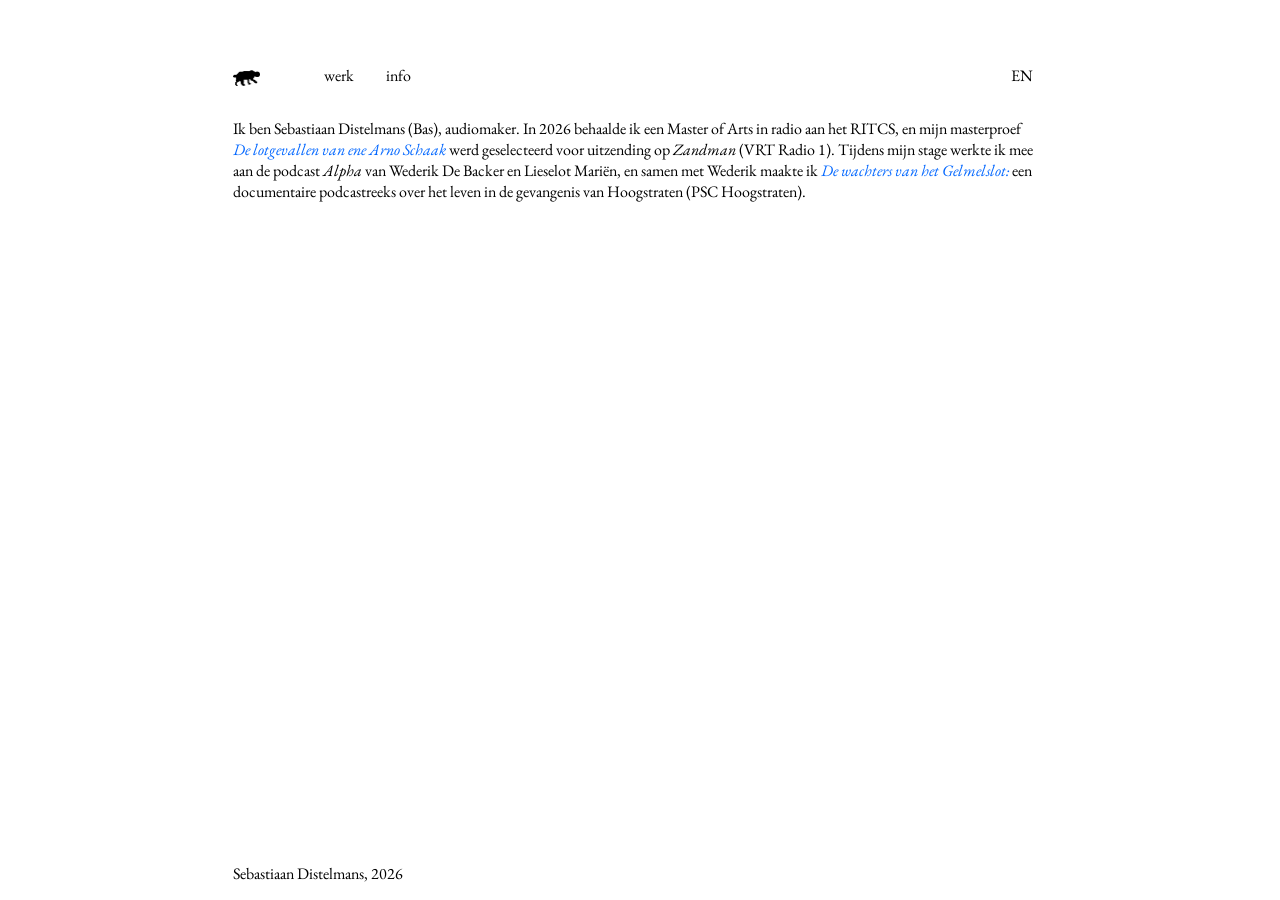
<file: index.html>
<!DOCTYPE html>
<html lang="nl">

<head>
    <meta charset="utf-8">
    <meta name="viewport" content="width=device-width, initial-scale=1">
    <title>Sebastiaan Distelmans</title>
    <meta name="description"
        content="Portfolio van Sebastiaan Distelmans (Bas), audiomaker: radio, podcast en documentaire.">
    <link rel="canonical" href="https://www.sebastiaandistelmans.be/">

    <meta property="og:type" content="website">
    <meta property="og:locale" content="nl_BE">
    <meta property="og:site_name" content="Sebastiaan Distelmans">
    <meta property="og:title" content="Sebastiaan Distelmans">
    <meta property="og:description" content="Portfolio van Sebastiaan Distelmans, audiomaker.">
    <meta property="og:url" content="https://www.sebastiaandistelmans.be/">
    <meta property="og:image" content="https://www.sebastiaandistelmans.be/images/og-image.jpg">
    <meta property="og:image:type" content="image/jpeg">
    <meta property="og:image:width" content="1200">
    <meta property="og:image:height" content="630">
    <meta property="og:image:alt"
        content="Logo van Sebastiaan Distelmans: een monochrome, geometrische tekening van een hond">
    <meta name="twitter:card" content="summary_large_image">
    <meta name="twitter:image:alt"
        content="Logo van Sebastiaan Distelmans: een monochrome, geometrische tekening van een hond">

    <meta name="theme-color" content="#fff7ba">
    <meta name="google-site-verification" content="YqrKgVdFhRXFgNr1ifsONPBcoYGtnjLEX5UjfP9gKLA" />

    <link rel="stylesheet" href="styles.css">
    <link rel="apple-touch-icon" sizes="180x180" href="images/favicon/apple-touch-icon.png">
    <link rel="icon" type="image/png" sizes="32x32" href="images/favicon/favicon-32x32.png">
    <link rel="icon" type="image/png" sizes="16x16" href="images/favicon/favicon-16x16.png">
    <link rel="manifest" href="/site.webmanifest">
    <script type="application/ld+json">
        {
        "@context": "https://schema.org",
        "@type": "Person",
        "name": "Sebastiaan Distelmans",
        "alternateName": "Bas Distelmans",
        "url": "https://www.sebastiaandistelmans.be/",
        "image": "https://www.sebastiaandistelmans.be/images/og-image.jpg",
        "jobTitle": "Audio maker",
        "alumniOf": "RITCS",
        "email": "mailto:sebastiaan.distelmans@ik.me"
        }
    </script>
</head>

<body>
    <div class="content">
        <!-- <h1> 
                Sebastiaan Distelmans
            </h1> -->
        <nav class="navigation-container">
            <!-- <div class="nav-left-container"> -->
            <button class="nav-button nav-home" data-tab="home" aria-label="Home">
                <img src="images/hond-verylowreso.png" class="nav-icon nav-icon-default" alt="">
                <img src="images/hond-2-verylowreso.png" class="nav-icon nav-icon-hover" alt="">
            </button> <button class="nav-button" data-tab="werk">
                <p class="p" data-nl="werk" data-en="work">werk</p>
            </button> <button class="nav-button" data-tab="info">
                <p>info</p>
            </button>
            <button class="language-button" onclick="toggleLang()">
                <p class="p" data-nl="EN" data-en="NL">english</p>
            </button> <!-- </div> -->
        </nav>

        <!-- <div class="lang-button-container"> -->
        <!-- </div> -->
        <div class="page-container">
            <section id="home" class="tab">
                <div class="body-text-container" id="bio-nl">
                    <p>
                        Ik ben Sebastiaan Distelmans (Bas), audiomaker.
                        In 2026 behaalde ik een Master of Arts in radio aan het RITCS, en mijn masterproef

                        <a href="https://www.sebastiaandistelmans.be/werk/arno-schaak/"><i>De lotgevallen van ene Arno Schaak</i></a>

                        werd geselecteerd voor uitzending op <i>Zandman</i> (VRT Radio 1).
                        Tijdens mijn stage werkte ik mee aan de podcast
                        <i>Alpha</i>
                        van Wederik De Backer en Lieselot Mariën, en samen met Wederik maakte ik <a href="https://www.sebastiaandistelmans.be/werk/gelmelslot/"><i>De wachters van
                            het Gelmelslot:</i></a>
                        een documentaire podcastreeks over het leven in de gevangenis van Hoogstraten (PSC
                        Hoogstraten).<br>

                    </p>
                </div>
                <div class="body-text-container" id="bio-en">
                    <p>
                        I'm Sebastiaan Distelmans (Bas), an audio maker.
                        In 2026 I earned a Master of Arts in radio at RITCS, and my master's thesis

                        <a href="https://www.sebastiaandistelmans.be/werk/arno-schaak/"><i>The Ordeals of a Certain Arno Schaak</i></a>

                        was selected for broadcast on <i>Zandman</i> (VRT Radio 1).
                        During my internship I worked on the podcast
                        <i>Alpha</i>
                        by Wederik De Backer and Lieselot Mariën, and together with Wederik I made <a href="https://www.sebastiaandistelmans.be/werk/gelmelslot/"><i>The Guards of
                            Gelmel Castle</a>:</i>
                        a documentary podcast series about life in Hoogstraten prison (PSC
                        Hoogstraten).<br>
                    </p>
                </div>
            </section>

            <section id="werk" class="tab" hidden>
                <div id="posts"></div>
            </section>


            <section id="praktijk" class="tab" hidden>
                praktijk
            </section>
            <section id="info" class="tab" hidden>
                <div class="body-text-container">
                    <p>Sebastiaan Distelmans</p>

                    <p class="facturatie-geg">
                        <a href="mailto:sebastiaan.distelmans@ik.me"
                            class="email-address">sebastiaan.distelmans@ik.me</a><br>
                        BE1044.061.676
                    </p>
                    <img src="images/portfolio-foto-small.jpeg" class="portrait-img"
                        alt="Foto van Sebastiaan Distelmans die trompet speelt. Credit: Naomi Heimann">
                    <!-- <sub>credit: Naomi Heimann</sub> -->
                </div>
            </section>

        </div>
        <div class="footer">
            <p>
                Sebastiaan Distelmans, 2026
            </p>
        </div>
    </div>


    <script src="posts.js"></script>
    <script>
        const buttons = document.querySelectorAll("[data-tab]");
        const tabs = document.querySelectorAll(".tab");

        function showTab(name) {
            if (!document.getElementById(name)) name = "home";

            tabs.forEach(tab => {
                tab.hidden = tab.id !== name;
            });
            buttons.forEach(b => {
                b.classList.toggle("active", b.dataset.tab === name);
            });
        }

        buttons.forEach(btn => {
            btn.addEventListener("click", () => {
                location.hash = btn.dataset.tab;
            });
        });

        window.addEventListener("hashchange", () => {
            showTab(location.hash.slice(1));
        });

        showTab(location.hash.slice(1));
    </script>

</body>

</html>
</file>
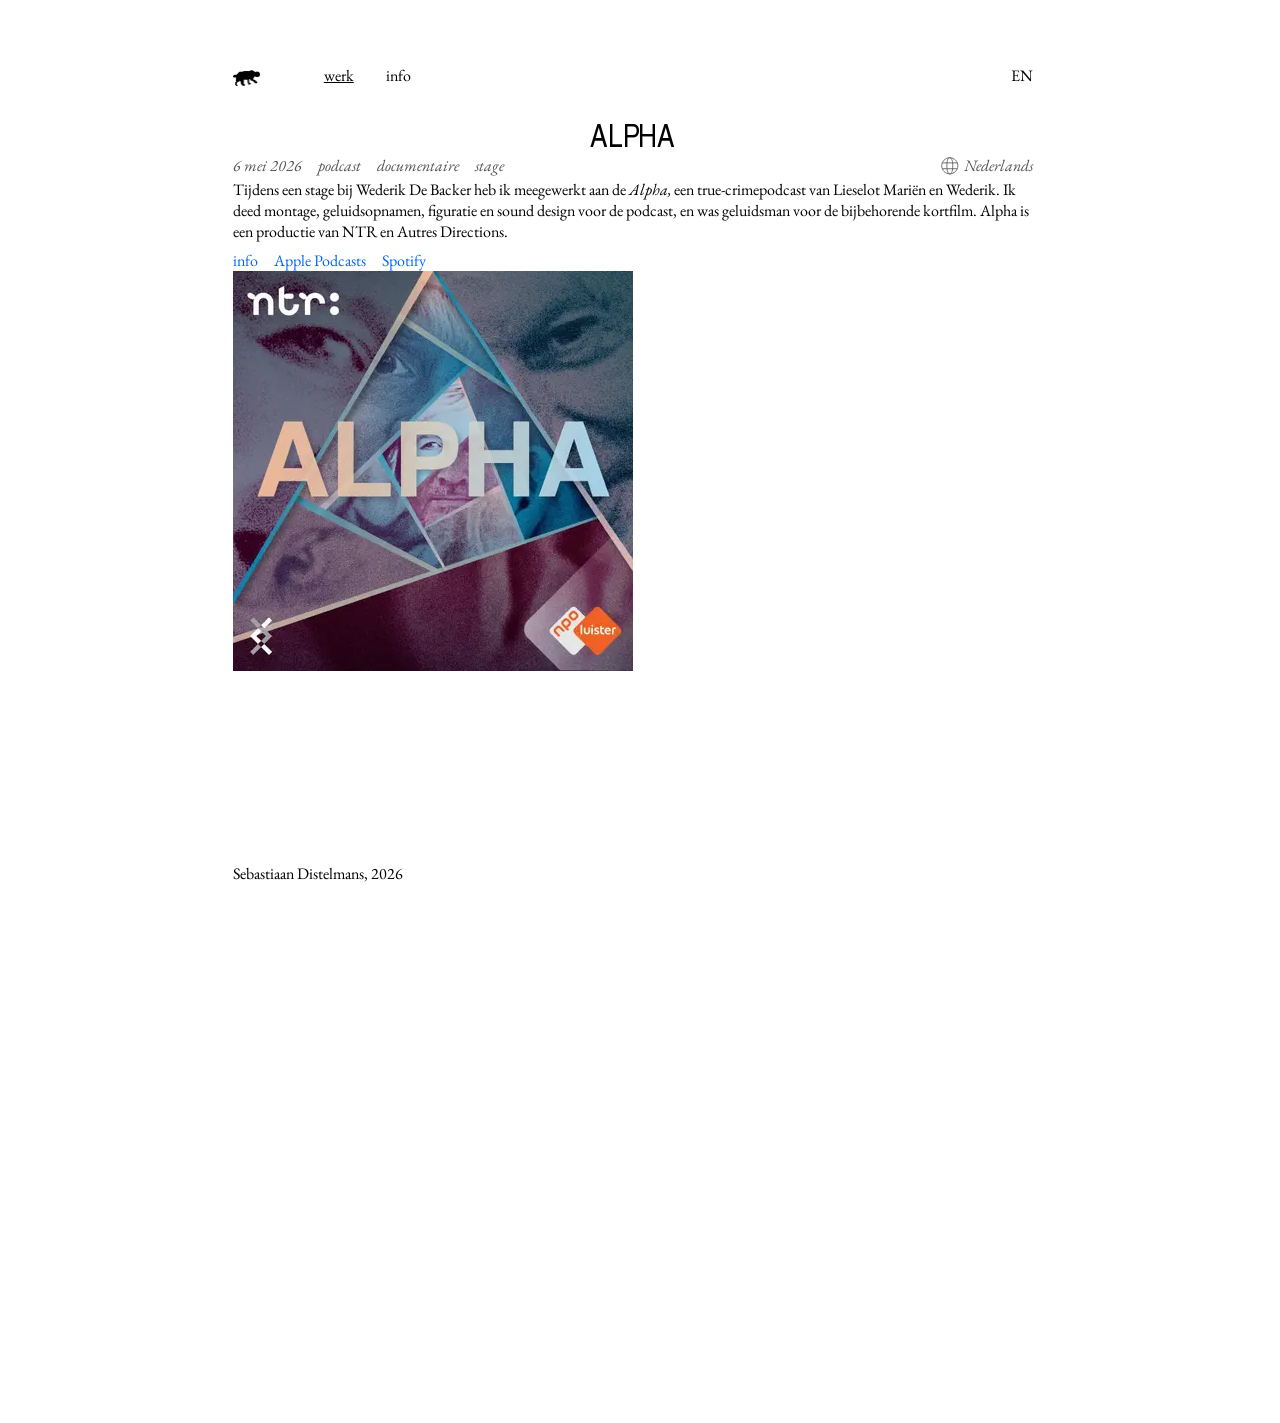
<file: werk/alpha/index.html>
<!DOCTYPE html>
<html lang="nl">
<head>
  <meta charset="utf-8">
  <meta name="viewport" content="width=device-width, initial-scale=1">
  <title>Alpha – Sebastiaan Distelmans</title>
  <meta name="description" content="Tijdens een stage bij Wederik De Backer heb ik meegewerkt aan de Alpha, een true-crimepodcast van Lieselot Mariën en Wederik. Ik deed montage, geluidsopnamen, figuratie en sound design voor de podcast">
  <link rel="canonical" href="https://www.sebastiaandistelmans.be/werk/alpha/">
  <meta property="og:type" content="article">
  <meta property="og:locale" content="nl_BE">
  <meta property="og:site_name" content="Sebastiaan Distelmans">
  <meta property="og:title" content="Alpha">
  <meta property="og:description" content="Tijdens een stage bij Wederik De Backer heb ik meegewerkt aan de Alpha, een true-crimepodcast van Lieselot Mariën en Wederik. Ik deed montage, geluidsopnamen, figuratie en sound design voor de podcast">
  <meta property="og:url" content="https://www.sebastiaandistelmans.be/werk/alpha/">
  <meta property="og:image" content="https://www.sebastiaandistelmans.be/images/posts/alpha.png">
  <meta name="twitter:card" content="summary_large_image">
  <meta name="theme-color" content="#fff7ba">
  <link rel="stylesheet" href="/styles.css">
  <link rel="apple-touch-icon" sizes="180x180" href="/images/favicon/apple-touch-icon.png">
  <link rel="icon" type="image/png" sizes="32x32" href="/images/favicon/favicon-32x32.png">
  <link rel="icon" type="image/png" sizes="16x16" href="/images/favicon/favicon-16x16.png">
  <link rel="manifest" href="/site.webmanifest">
</head>
<body>
  <div class="content">
    <nav class="navigation-container">
      <button class="nav-button" data-tab="home"><img src="/images/hond-verylowreso.png" class="nav-icon"></button>
      <button class="nav-button active" data-tab="werk">
        <p class="p" data-nl="werk" data-en="work">werk</p>
      </button>
      <button class="nav-button" data-tab="info">
        <p>info</p>
      </button>
      <button class="language-button" onclick="toggleLang()">
        <p class="p" data-nl="EN" data-en="NL">english</p>
      </button>
    </nav>
    <div class="page-container">
      <div data-lang="nl"><div class="post-container">
  <div class="post-toptext">
    <h1 class="post-title">Alpha</h1>
    <div class="props-and-lang">
      <span class="post-properties"><span><p>6 mei 2026</p></span><span><p>podcast</p></span><span><p>documentaire</p></span><span><p>stage</p></span></span>
      <span class="lang-placed"><div class="post-language"><div class="language-icon"><svg width="1.1rem" height="1.1rem" viewBox="0 0 24 24" xmlns="http://www.w3.org/2000/svg"><path fill="none" stroke-width="0.07rem" d="M12,23 C18.0751322,23 23,18.0751322 23,12 C23,5.92486775 18.0751322,1 12,1 C5.92486775,1 1,5.92486775 1,12 C1,18.0751322 5.92486775,23 12,23 Z M12,23 C15,23 16,18 16,12 C16,6 15,1 12,1 C9,1 8,6 8,12 C8,18 9,23 12,23 Z M2,16 L22,16 M2,8 L22,8"/></svg></div><i><span><p>Nederlands</p></span></i></div></span>
    </div>
    <div class="post-more-info">
      <p>Tijdens een stage bij Wederik De Backer heb ik meegewerkt aan de <i>Alpha,</i> een true-crimepodcast van Lieselot Mariën en Wederik. Ik deed montage, geluidsopnamen, figuratie en sound design voor de podcast, en was geluidsman voor de bijbehorende kortfilm. Alpha is een productie van NTR en Autres Directions.</p>
      <div class="post-cred-link-container">
        
        
        <div class="post-links"><a href="https://www.autresdirections.nl/projecten/podcast-alpha-portretteert-undercoveragenten" target="_blank" rel="noopener"><p>info</p></a><a href="https://podcasts.apple.com/be/podcast/alpha/id1895258139" target="_blank" rel="noopener"><p>Apple Podcasts</p></a><a href="https://open.spotify.com/show/6gPHtIoIKecP74AtiEQ2s5?si=4bb3438399cf490e" target="_blank" rel="noopener"><p>Spotify</p></a></div>
      </div>
    </div>
  </div>
  <img src="/images/posts/alpha.png" alt="alpha thumbnail">
</div></div>
      <div data-lang="en" hidden><div class="post-container">
  <div class="post-toptext">
    <h1 class="post-title">Alpha</h1>
    <div class="props-and-lang">
      <span class="post-properties"><span><p>6 May 2026</p></span><span><p>podcast</p></span><span><p>documentary</p></span><span><p>internship</p></span></span>
      <span class="lang-placed"><div class="post-language"><div class="language-icon"><svg width="1.1rem" height="1.1rem" viewBox="0 0 24 24" xmlns="http://www.w3.org/2000/svg"><path fill="none" stroke-width="0.07rem" d="M12,23 C18.0751322,23 23,18.0751322 23,12 C23,5.92486775 18.0751322,1 12,1 C5.92486775,1 1,5.92486775 1,12 C1,18.0751322 5.92486775,23 12,23 Z M12,23 C15,23 16,18 16,12 C16,6 15,1 12,1 C9,1 8,6 8,12 C8,18 9,23 12,23 Z M2,16 L22,16 M2,8 L22,8"/></svg></div><i><span><p>Dutch</p></span></i></div></span>
    </div>
    <div class="post-more-info">
      <p>During an internship with Wederik De Backer, I worked on <i>Alpha,</i> a true-crime podcast by Lieselot Mariën and Wederik. I did editing, sound recording, background acting, and sound design for the podcast, and served as sound engineer for the accompanying short film. <i>Alpha,</i> is a production of NTR and Autres Directions.</p>
      <div class="post-cred-link-container">
        
        
        <div class="post-links"><a href="https://www.autresdirections.nl/projecten/podcast-alpha-portretteert-undercoveragenten" target="_blank" rel="noopener"><p>info</p></a><a href="https://podcasts.apple.com/be/podcast/alpha/id1895258139" target="_blank" rel="noopener"><p>Apple Podcasts</p></a><a href="https://open.spotify.com/show/6gPHtIoIKecP74AtiEQ2s5?si=4bb3438399cf490e" target="_blank" rel="noopener"><p>Spotify</p></a></div>
      </div>
    </div>
  </div>
  <img src="/images/posts/alpha.png" alt="alpha thumbnail">
</div></div>
    </div>
    <div class="footer"><p>Sebastiaan Distelmans, 2026</p></div>
  </div>
  <script>
    const titles = { nl: "Alpha", en: "Alpha" };
    let lang = "nl";
    try { lang = localStorage.getItem("lang") || "nl"; } catch (e) {}
    function apply() {
      document.documentElement.lang = lang;
      document.title = titles[lang] + " – Sebastiaan Distelmans";
      document.querySelectorAll("[data-lang]").forEach(el => { el.hidden = el.dataset.lang !== lang; });
      document.querySelectorAll("[data-en]").forEach(el => { el.textContent = lang === "en" ? el.dataset.en : el.dataset.nl; });
    }
    function toggleLang() {
      lang = lang === "nl" ? "en" : "nl";
      try { localStorage.setItem("lang", lang); } catch (e) {}
      apply();
    }
    apply();
    document.querySelectorAll("[data-tab]").forEach(btn => {
      btn.addEventListener("click", () => { location.href = "/#" + btn.dataset.tab; });
    });
  </script>
</body>
</html>
</file>
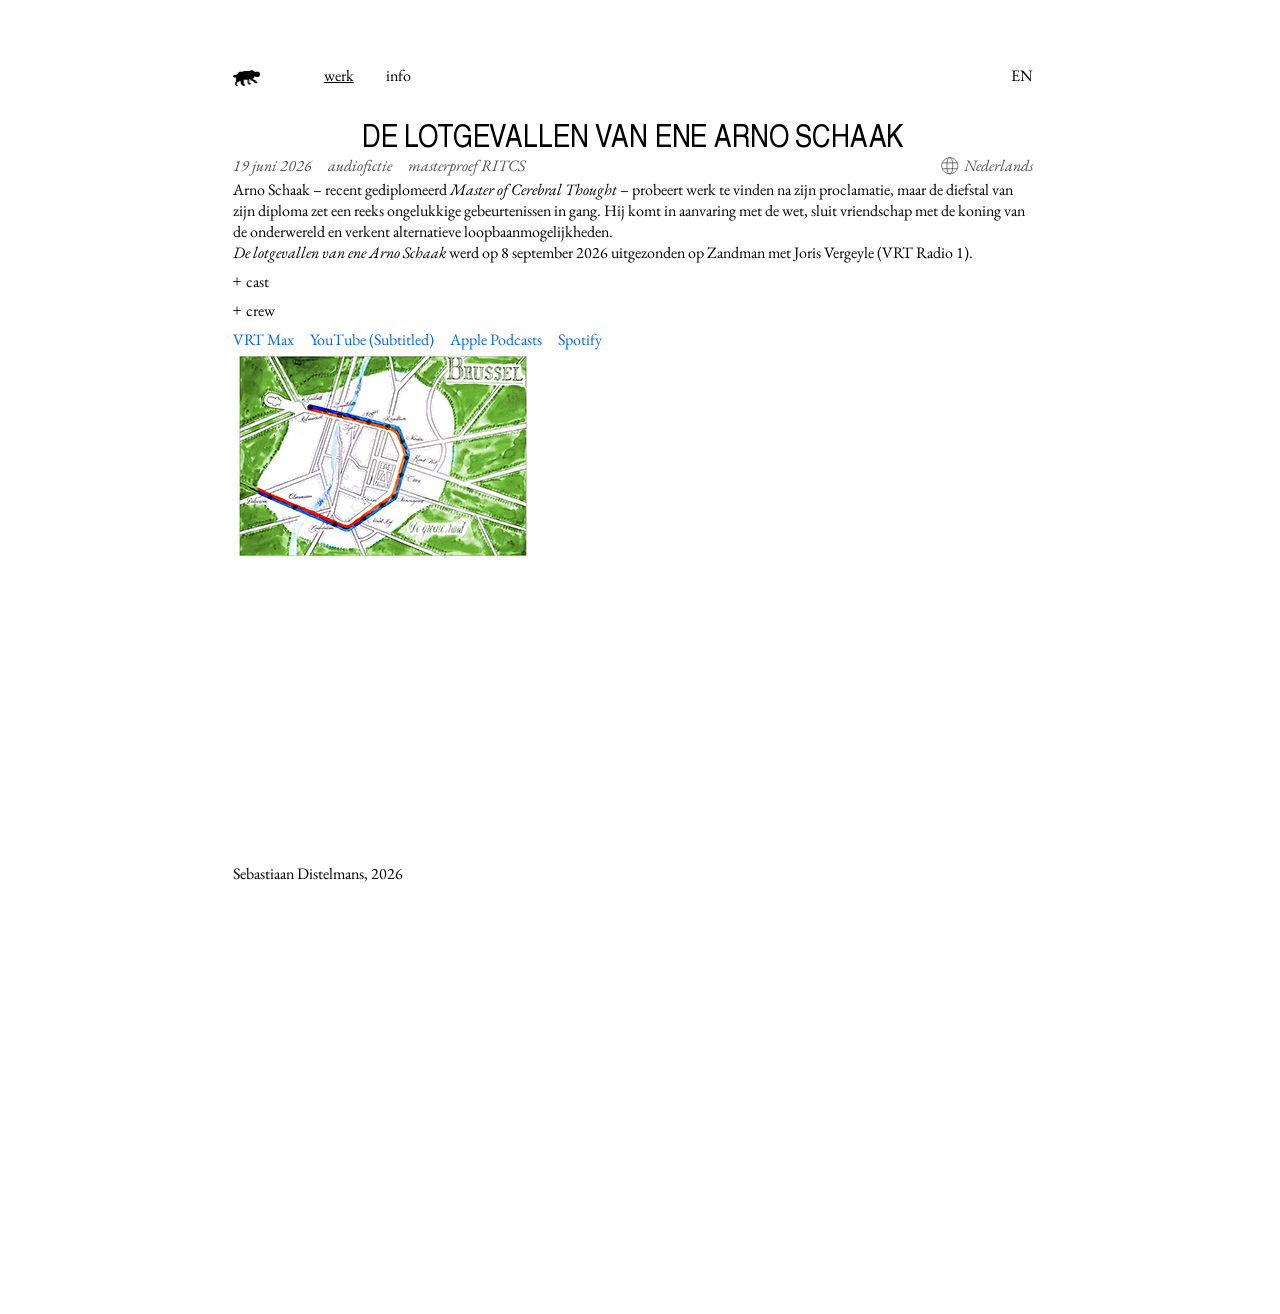
<file: werk/arno-schaak/index.html>
<!DOCTYPE html>
<html lang="nl">
<head>
  <meta charset="utf-8">
  <meta name="viewport" content="width=device-width, initial-scale=1">
  <title>De lotgevallen van ene Arno Schaak – Sebastiaan Distelmans</title>
  <meta name="description" content="Arno Schaak – recent gediplomeerd Master of Cerebral Thought – probeert werk te vinden na zijn proclamatie, maar de diefstal van zijn diploma zet een reeks ongelukkige gebeurtenissen in gang. Hij komt">
  <link rel="canonical" href="https://www.sebastiaandistelmans.be/werk/arno-schaak/">
  <meta property="og:type" content="article">
  <meta property="og:locale" content="nl_BE">
  <meta property="og:site_name" content="Sebastiaan Distelmans">
  <meta property="og:title" content="De lotgevallen van ene Arno Schaak">
  <meta property="og:description" content="Arno Schaak – recent gediplomeerd Master of Cerebral Thought – probeert werk te vinden na zijn proclamatie, maar de diefstal van zijn diploma zet een reeks ongelukkige gebeurtenissen in gang. Hij komt">
  <meta property="og:url" content="https://www.sebastiaandistelmans.be/werk/arno-schaak/">
  <meta property="og:image" content="https://www.sebastiaandistelmans.be/images/posts/arno-schaak.jpg">
  <meta name="twitter:card" content="summary_large_image">
  <meta name="theme-color" content="#fff7ba">
  <link rel="stylesheet" href="/styles.css">
  <link rel="apple-touch-icon" sizes="180x180" href="/images/favicon/apple-touch-icon.png">
  <link rel="icon" type="image/png" sizes="32x32" href="/images/favicon/favicon-32x32.png">
  <link rel="icon" type="image/png" sizes="16x16" href="/images/favicon/favicon-16x16.png">
  <link rel="manifest" href="/site.webmanifest">
</head>
<body>
  <div class="content">
    <nav class="navigation-container">
      <button class="nav-button" data-tab="home"><img src="/images/hond-verylowreso.png" class="nav-icon"></button>
      <button class="nav-button active" data-tab="werk">
        <p class="p" data-nl="werk" data-en="work">werk</p>
      </button>
      <button class="nav-button" data-tab="info">
        <p>info</p>
      </button>
      <button class="language-button" onclick="toggleLang()">
        <p class="p" data-nl="EN" data-en="NL">english</p>
      </button>
    </nav>
    <div class="page-container">
      <div data-lang="nl"><div class="post-container">
  <div class="post-toptext">
    <h1 class="post-title">De lotgevallen van ene Arno Schaak</h1>
    <div class="props-and-lang">
      <span class="post-properties"><span><p>19 juni 2026</p></span><span><p>audiofictie</p></span><span><p>masterproef RITCS</p></span></span>
      <span class="lang-placed"><div class="post-language"><div class="language-icon"><svg width="1.1rem" height="1.1rem" viewBox="0 0 24 24" xmlns="http://www.w3.org/2000/svg"><path fill="none" stroke-width="0.07rem" d="M12,23 C18.0751322,23 23,18.0751322 23,12 C23,5.92486775 18.0751322,1 12,1 C5.92486775,1 1,5.92486775 1,12 C1,18.0751322 5.92486775,23 12,23 Z M12,23 C15,23 16,18 16,12 C16,6 15,1 12,1 C9,1 8,6 8,12 C8,18 9,23 12,23 Z M2,16 L22,16 M2,8 L22,8"/></svg></div><i><span><p>Nederlands</p></span></i></div></span>
    </div>
    <div class="post-more-info">
      <p>Arno Schaak – recent gediplomeerd <i>Master of Cerebral Thought</i> – probeert werk te vinden na zijn proclamatie, maar de diefstal van zijn diploma zet een reeks ongelukkige gebeurtenissen in gang. Hij komt in aanvaring met de wet, sluit vriendschap met de koning van de onderwereld en verkent alternatieve loopbaanmogelijkheden.</p><p><i>De lotgevallen van ene Arno Schaak</i> werd op 8 september 2026 uitgezonden op Zandman met Joris Vergeyle (VRT Radio 1).</p>
      <div class="post-cred-link-container">
        <details class="post-credits"><summary><p>cast</p></summary><ul class="post-cast"><li><span class="role">Arno Schaak</span><span class="dash">-</span><span class="name">Sebastiaan Distelmans</span></li><li><span class="role">Malachias J. Van Rotteweelde</span><span class="dash">-</span><span class="name">Rokus Sadée</span></li><li><span class="role">Eva De Tickt</span><span class="dash">-</span><span class="name">Lotte De Keyzer</span></li><li><span class="role">Sint-Michaël</span><span class="dash">-</span><span class="name">Eran De Vlam</span></li><li><span class="role">Skibelonian Sam</span><span class="dash">-</span><span class="name">Benjamin De Vos</span></li><li><span class="role">Erwin Vanderhellemeerschaerts</span><span class="dash">-</span><span class="name">Tijn Sadée</span></li><li><span class="role">voice-over, vrouw in lift</span><span class="dash">-</span><span class="name">Fleur Sterckx</span></li><li><span class="role">radiopresentator</span><span class="dash">-</span><span class="name">Tobias Huycke</span></li><li><span class="role">hulpagent</span><span class="dash">-</span><span class="name">Nevan Wenzlawski</span></li><li><span class="role">Figurant</span><span class="dash">-</span><span class="name">Kaat Leën</span></li></ul></details>
        <details class="post-credits"><summary><p>crew</p></summary><ul class="post-crew"><li><span class="role">script, monteur, componist, techniek</span><span class="dash">-</span><span class="name">Sebastiaan Distelmans</span></li><li><span class="role">promotor</span><span class="dash">-</span><span class="name">Didier Volckaert</span></li><li><span class="role">advies, muziek</span><span class="dash">-</span><span class="name">Rokus Sadée</span></li><li><span class="role">opnames</span><span class="dash">-</span><span class="name">Fleur Sterckx</span></li></ul></details>
        <div class="post-links"><a href="https://www.vrt.be/vrtmax/luister/radio/z/zandman~11-100/zandman~11-39873-0/" target="_blank" rel="noopener"><p>VRT Max</p></a><a href="https://youtu.be/YnR5ZHOTQJI" target="_blank" rel="noopener"><p>YouTube (Subtitled)</p></a><a href="https://podcasts.apple.com/be/podcast/sweet-spot-ritcs/id1671205890?i=1000774377038" target="_blank" rel="noopener"><p>Apple Podcasts</p></a><a href="https://open.spotify.com/episode/0P895YviJXR6Fi9UhNbfpI?si=d7ee1c3625b9428b" target="_blank" rel="noopener"><p>Spotify</p></a></div>
      </div>
    </div>
  </div>
  <img src="/images/posts/arno-schaak.jpg" alt="De lotgevallen van ene Arno Schaak thumbnail">
</div></div>
      <div data-lang="en" hidden><div class="post-container">
  <div class="post-toptext">
    <h1 class="post-title">The Ordeals of a Certain Arno Schaak</h1>
    <div class="props-and-lang">
      <span class="post-properties"><span><p>19 June 2026</p></span><span><p>audio-drama</p></span><span><p>master thesis RITCS</p></span></span>
      <span class="lang-placed"><div class="post-language"><div class="language-icon"><svg width="1.1rem" height="1.1rem" viewBox="0 0 24 24" xmlns="http://www.w3.org/2000/svg"><path fill="none" stroke-width="0.07rem" d="M12,23 C18.0751322,23 23,18.0751322 23,12 C23,5.92486775 18.0751322,1 12,1 C5.92486775,1 1,5.92486775 1,12 C1,18.0751322 5.92486775,23 12,23 Z M12,23 C15,23 16,18 16,12 C16,6 15,1 12,1 C9,1 8,6 8,12 C8,18 9,23 12,23 Z M2,16 L22,16 M2,8 L22,8"/></svg></div><i><span><p>Dutch</p></span></i></div></span>
    </div>
    <div class="post-more-info">
      <p>Arno Schaak – a recent graduate with a <i>Master of Cerebral Thought</i> – is trying to find work following his graduation, but the theft of his degree certificate sets off a series of unfortunate events. He finds himself in trouble with the law, befriends the king of the underworld and explores alternative career options.</p><p><i>The Ordeals of a Certain Arno Schaak</i> was broadcast on September 8 2026 on Zandman, hosted by Joris Vergeyle (VRT Radio 1).</p>
      <div class="post-cred-link-container">
        <details class="post-credits"><summary><p>cast</p></summary><ul class="post-cast"><li><span class="role">Arno Schaak</span><span class="dash">-</span><span class="name">Sebastiaan Distelmans</span></li><li><span class="role">Malachias J. Van Rotteweelde</span><span class="dash">-</span><span class="name">Rokus Sadée</span></li><li><span class="role">Eva De Tickt</span><span class="dash">-</span><span class="name">Lotte De Keyzer</span></li><li><span class="role">Sint-Michaël</span><span class="dash">-</span><span class="name">Eran De Vlam</span></li><li><span class="role">Skibelonian Sam</span><span class="dash">-</span><span class="name">Benjamin De Vos</span></li><li><span class="role">Erwin Vanderhellemeerschaerts</span><span class="dash">-</span><span class="name">Tijn Sadée</span></li><li><span class="role">voice-over, vrouw in lift</span><span class="dash">-</span><span class="name">Fleur Sterckx</span></li><li><span class="role">radiopresentator</span><span class="dash">-</span><span class="name">Tobias Huycke</span></li><li><span class="role">hulpagent</span><span class="dash">-</span><span class="name">Nevan Wenzlawski</span></li><li><span class="role">Figurant</span><span class="dash">-</span><span class="name">Kaat Leën</span></li></ul></details>
        <details class="post-credits"><summary><p>crew</p></summary><ul class="post-crew"><li><span class="role">script, editing, composer, engineer</span><span class="dash">-</span><span class="name">Sebastiaan Distelmans</span></li><li><span class="role">supervisor</span><span class="dash">-</span><span class="name">Didier Volckaert</span></li><li><span class="role">advice, music</span><span class="dash">-</span><span class="name">Rokus Sadée</span></li><li><span class="role">recording</span><span class="dash">-</span><span class="name">Fleur Sterckx</span></li></ul></details>
        <div class="post-links"><a href="https://www.vrt.be/vrtmax/luister/radio/z/zandman~11-100/zandman~11-39873-0/" target="_blank" rel="noopener"><p>VRT Max</p></a><a href="https://youtu.be/YnR5ZHOTQJI" target="_blank" rel="noopener"><p>YouTube (Subtitled)</p></a><a href="https://podcasts.apple.com/be/podcast/sweet-spot-ritcs/id1671205890?i=1000774377038" target="_blank" rel="noopener"><p>Apple Podcasts</p></a><a href="https://open.spotify.com/episode/0P895YviJXR6Fi9UhNbfpI?si=d7ee1c3625b9428b" target="_blank" rel="noopener"><p>Spotify</p></a></div>
      </div>
    </div>
  </div>
  <img src="/images/posts/arno-schaak.jpg" alt="De lotgevallen van ene Arno Schaak thumbnail">
</div></div>
    </div>
    <div class="footer"><p>Sebastiaan Distelmans, 2026</p></div>
  </div>
  <script>
    const titles = { nl: "De lotgevallen van ene Arno Schaak", en: "The Ordeals of a Certain Arno Schaak" };
    let lang = "nl";
    try { lang = localStorage.getItem("lang") || "nl"; } catch (e) {}
    function apply() {
      document.documentElement.lang = lang;
      document.title = titles[lang] + " – Sebastiaan Distelmans";
      document.querySelectorAll("[data-lang]").forEach(el => { el.hidden = el.dataset.lang !== lang; });
      document.querySelectorAll("[data-en]").forEach(el => { el.textContent = lang === "en" ? el.dataset.en : el.dataset.nl; });
    }
    function toggleLang() {
      lang = lang === "nl" ? "en" : "nl";
      try { localStorage.setItem("lang", lang); } catch (e) {}
      apply();
    }
    apply();
    document.querySelectorAll("[data-tab]").forEach(btn => {
      btn.addEventListener("click", () => { location.href = "/#" + btn.dataset.tab; });
    });
  </script>
</body>
</html>
</file>
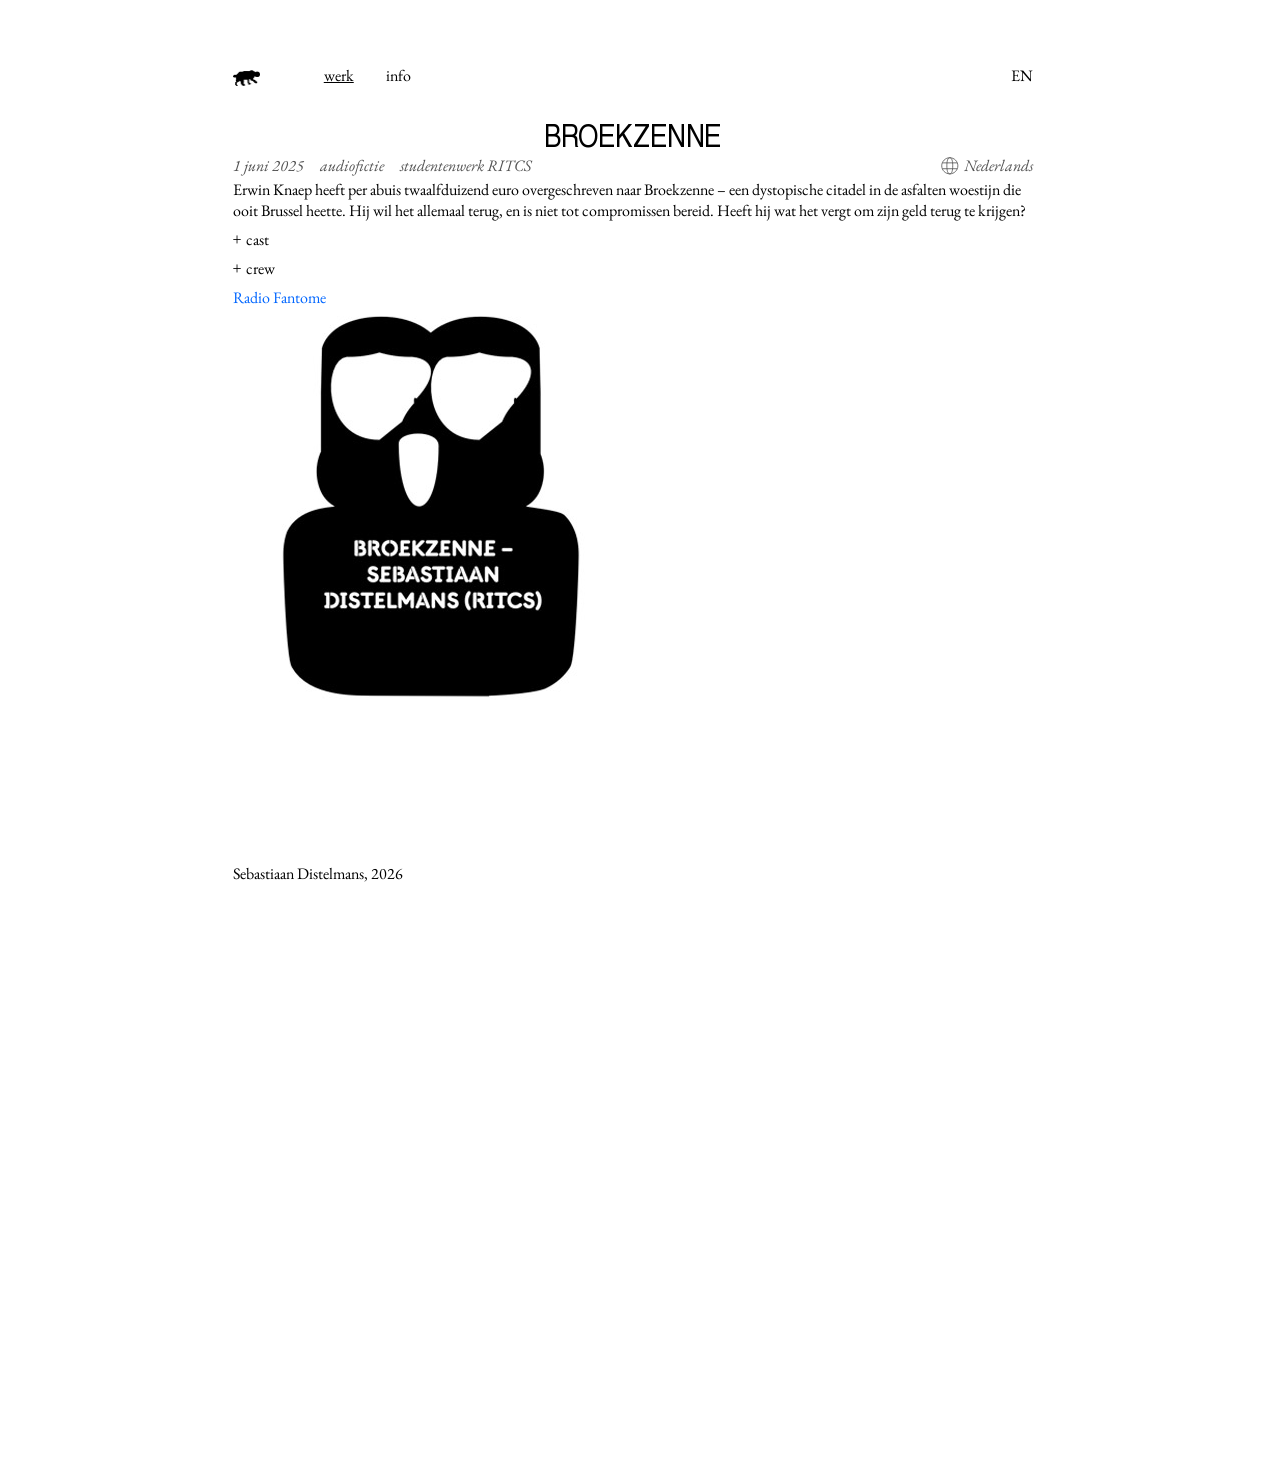
<file: werk/broekzenne/index.html>
<!DOCTYPE html>
<html lang="nl">
<head>
  <meta charset="utf-8">
  <meta name="viewport" content="width=device-width, initial-scale=1">
  <title>Broekzenne – Sebastiaan Distelmans</title>
  <meta name="description" content="Erwin Knaep heeft per abuis twaalfduizend euro overgeschreven naar Broekzenne – een dystopische citadel in de asfalten woestijn die ooit Brussel heette. Hij wil het allemaal terug, en is niet tot comp">
  <link rel="canonical" href="https://www.sebastiaandistelmans.be/werk/broekzenne/">
  <meta property="og:type" content="article">
  <meta property="og:locale" content="nl_BE">
  <meta property="og:site_name" content="Sebastiaan Distelmans">
  <meta property="og:title" content="Broekzenne">
  <meta property="og:description" content="Erwin Knaep heeft per abuis twaalfduizend euro overgeschreven naar Broekzenne – een dystopische citadel in de asfalten woestijn die ooit Brussel heette. Hij wil het allemaal terug, en is niet tot comp">
  <meta property="og:url" content="https://www.sebastiaandistelmans.be/werk/broekzenne/">
  <meta property="og:image" content="https://www.sebastiaandistelmans.be/images/posts/broekzenne.jpg">
  <meta name="twitter:card" content="summary_large_image">
  <meta name="theme-color" content="#fff7ba">
  <link rel="stylesheet" href="/styles.css">
  <link rel="apple-touch-icon" sizes="180x180" href="/images/favicon/apple-touch-icon.png">
  <link rel="icon" type="image/png" sizes="32x32" href="/images/favicon/favicon-32x32.png">
  <link rel="icon" type="image/png" sizes="16x16" href="/images/favicon/favicon-16x16.png">
  <link rel="manifest" href="/site.webmanifest">
</head>
<body>
  <div class="content">
    <nav class="navigation-container">
      <button class="nav-button" data-tab="home"><img src="/images/hond-verylowreso.png" class="nav-icon"></button>
      <button class="nav-button active" data-tab="werk">
        <p class="p" data-nl="werk" data-en="work">werk</p>
      </button>
      <button class="nav-button" data-tab="info">
        <p>info</p>
      </button>
      <button class="language-button" onclick="toggleLang()">
        <p class="p" data-nl="EN" data-en="NL">english</p>
      </button>
    </nav>
    <div class="page-container">
      <div data-lang="nl"><div class="post-container">
  <div class="post-toptext">
    <h1 class="post-title">Broekzenne</h1>
    <div class="props-and-lang">
      <span class="post-properties"><span><p>1 juni 2025</p></span><span><p>audiofictie</p></span><span><p>studentenwerk RITCS</p></span></span>
      <span class="lang-placed"><div class="post-language"><div class="language-icon"><svg width="1.1rem" height="1.1rem" viewBox="0 0 24 24" xmlns="http://www.w3.org/2000/svg"><path fill="none" stroke-width="0.07rem" d="M12,23 C18.0751322,23 23,18.0751322 23,12 C23,5.92486775 18.0751322,1 12,1 C5.92486775,1 1,5.92486775 1,12 C1,18.0751322 5.92486775,23 12,23 Z M12,23 C15,23 16,18 16,12 C16,6 15,1 12,1 C9,1 8,6 8,12 C8,18 9,23 12,23 Z M2,16 L22,16 M2,8 L22,8"/></svg></div><i><span><p>Nederlands</p></span></i></div></span>
    </div>
    <div class="post-more-info">
      <p>Erwin Knaep heeft per abuis twaalfduizend euro overgeschreven naar Broekzenne – een dystopische citadel in de asfalten woestijn die ooit Brussel heette. Hij wil het allemaal terug, en is niet tot compromissen bereid. Heeft hij wat het vergt om zijn geld terug te krijgen?</p>
      <div class="post-cred-link-container">
        <details class="post-credits"><summary><p>cast</p></summary><ul class="post-cast"><li><span class="role">Erwin Knaep</span><span class="dash">-</span><span class="name">Eran De Vlam</span></li><li><span class="role">Junior</span><span class="dash">-</span><span class="name">Timo Sterckx</span></li><li><span class="role">verteller</span><span class="dash">-</span><span class="name">Fleur Sterckx</span></li><li><span class="role">Adelaar</span><span class="dash">-</span><span class="name">Rokus Sadée</span></li><li><span class="role">Malachias J. Van Heindonk</span><span class="dash">-</span><span class="name">Sebastiaan Distelmans</span></li><li><span class="role">callcenter operator</span><span class="dash">-</span><span class="name">Nevan Wenzlawski</span></li><li><span class="role">barman</span><span class="dash">-</span><span class="name">Jules Daems</span></li><li><span class="role">Fluisterasfalt</span><span class="dash">-</span><span class="name">Sebastiaan Distelmans</span></li></ul></details>
        <details class="post-credits"><summary><p>crew</p></summary><ul class="post-crew"><li><span class="role">scenario, regie, montage</span><span class="dash">-</span><span class="name">Sebastiaan Distelmans</span></li><li><span class="role">diegetische muziek</span><span class="dash">-</span><span class="name">ROTWRLD. </span></li><li><span class="role">docent</span><span class="dash">-</span><span class="name">Jeroen Vandesande</span></li><li><span class="role">docent</span><span class="dash">-</span><span class="name">Luc Haekens</span></li></ul></details>
        <div class="post-links"><a href="https://radio-fantome.be/shows/broekzenne-sebastiaan-distelmans-ritsc/" target="_blank" rel="noopener"><p>Radio Fantome</p></a></div>
      </div>
    </div>
  </div>
  <img src="/images/posts/broekzenne.jpg" alt="broekzenne thumbnail">
</div></div>
      <div data-lang="en" hidden><div class="post-container">
  <div class="post-toptext">
    <h1 class="post-title">Broekzenne</h1>
    <div class="props-and-lang">
      <span class="post-properties"><span><p>1 June 2025</p></span><span><p>audio-drama</p></span><span><p>student work RITCS</p></span></span>
      <span class="lang-placed"><div class="post-language"><div class="language-icon"><svg width="1.1rem" height="1.1rem" viewBox="0 0 24 24" xmlns="http://www.w3.org/2000/svg"><path fill="none" stroke-width="0.07rem" d="M12,23 C18.0751322,23 23,18.0751322 23,12 C23,5.92486775 18.0751322,1 12,1 C5.92486775,1 1,5.92486775 1,12 C1,18.0751322 5.92486775,23 12,23 Z M12,23 C15,23 16,18 16,12 C16,6 15,1 12,1 C9,1 8,6 8,12 C8,18 9,23 12,23 Z M2,16 L22,16 M2,8 L22,8"/></svg></div><i><span><p>Dutch</p></span></i></div></span>
    </div>
    <div class="post-more-info">
      <p>Erwin Knaep has accidentally transferred twelve thousand euros to Broekzenne – a dystopian citadel in the asphalt desert that was once called Brussels. He wants it all back and is not willing to compromise. Does he have what it takes to get his money back?</p>
      <div class="post-cred-link-container">
        <details class="post-credits"><summary><p>cast</p></summary><ul class="post-cast"><li><span class="role">Erwin Knaep</span><span class="dash">-</span><span class="name">Eran De Vlam</span></li><li><span class="role">Junior</span><span class="dash">-</span><span class="name">Timo Sterckx</span></li><li><span class="role">verteller</span><span class="dash">-</span><span class="name">Fleur Sterckx</span></li><li><span class="role">Adelaar</span><span class="dash">-</span><span class="name">Rokus Sadée</span></li><li><span class="role">Malachias J. Van Heindonk</span><span class="dash">-</span><span class="name">Sebastiaan Distelmans</span></li><li><span class="role">callcenter operator</span><span class="dash">-</span><span class="name">Nevan Wenzlawski</span></li><li><span class="role">barman</span><span class="dash">-</span><span class="name">Jules Daems</span></li><li><span class="role">Fluisterasfalt</span><span class="dash">-</span><span class="name">Sebastiaan Distelmans</span></li></ul></details>
        <details class="post-credits"><summary><p>crew</p></summary><ul class="post-crew"><li><span class="role">script, direction, editing</span><span class="dash">-</span><span class="name">Sebastiaan Distelmans</span></li><li><span class="role">diegetic music</span><span class="dash">-</span><span class="name">ROTWRLD. </span></li><li><span class="role">supervisor</span><span class="dash">-</span><span class="name">Jeroen Vandesande</span></li><li><span class="role">supervisor</span><span class="dash">-</span><span class="name">Luc Haekens</span></li></ul></details>
        <div class="post-links"><a href="https://radio-fantome.be/shows/broekzenne-sebastiaan-distelmans-ritsc/" target="_blank" rel="noopener"><p>Radio Fantome</p></a></div>
      </div>
    </div>
  </div>
  <img src="/images/posts/broekzenne.jpg" alt="broekzenne thumbnail">
</div></div>
    </div>
    <div class="footer"><p>Sebastiaan Distelmans, 2026</p></div>
  </div>
  <script>
    const titles = { nl: "Broekzenne", en: "Broekzenne" };
    let lang = "nl";
    try { lang = localStorage.getItem("lang") || "nl"; } catch (e) {}
    function apply() {
      document.documentElement.lang = lang;
      document.title = titles[lang] + " – Sebastiaan Distelmans";
      document.querySelectorAll("[data-lang]").forEach(el => { el.hidden = el.dataset.lang !== lang; });
      document.querySelectorAll("[data-en]").forEach(el => { el.textContent = lang === "en" ? el.dataset.en : el.dataset.nl; });
    }
    function toggleLang() {
      lang = lang === "nl" ? "en" : "nl";
      try { localStorage.setItem("lang", lang); } catch (e) {}
      apply();
    }
    apply();
    document.querySelectorAll("[data-tab]").forEach(btn => {
      btn.addEventListener("click", () => { location.href = "/#" + btn.dataset.tab; });
    });
  </script>
</body>
</html>
</file>
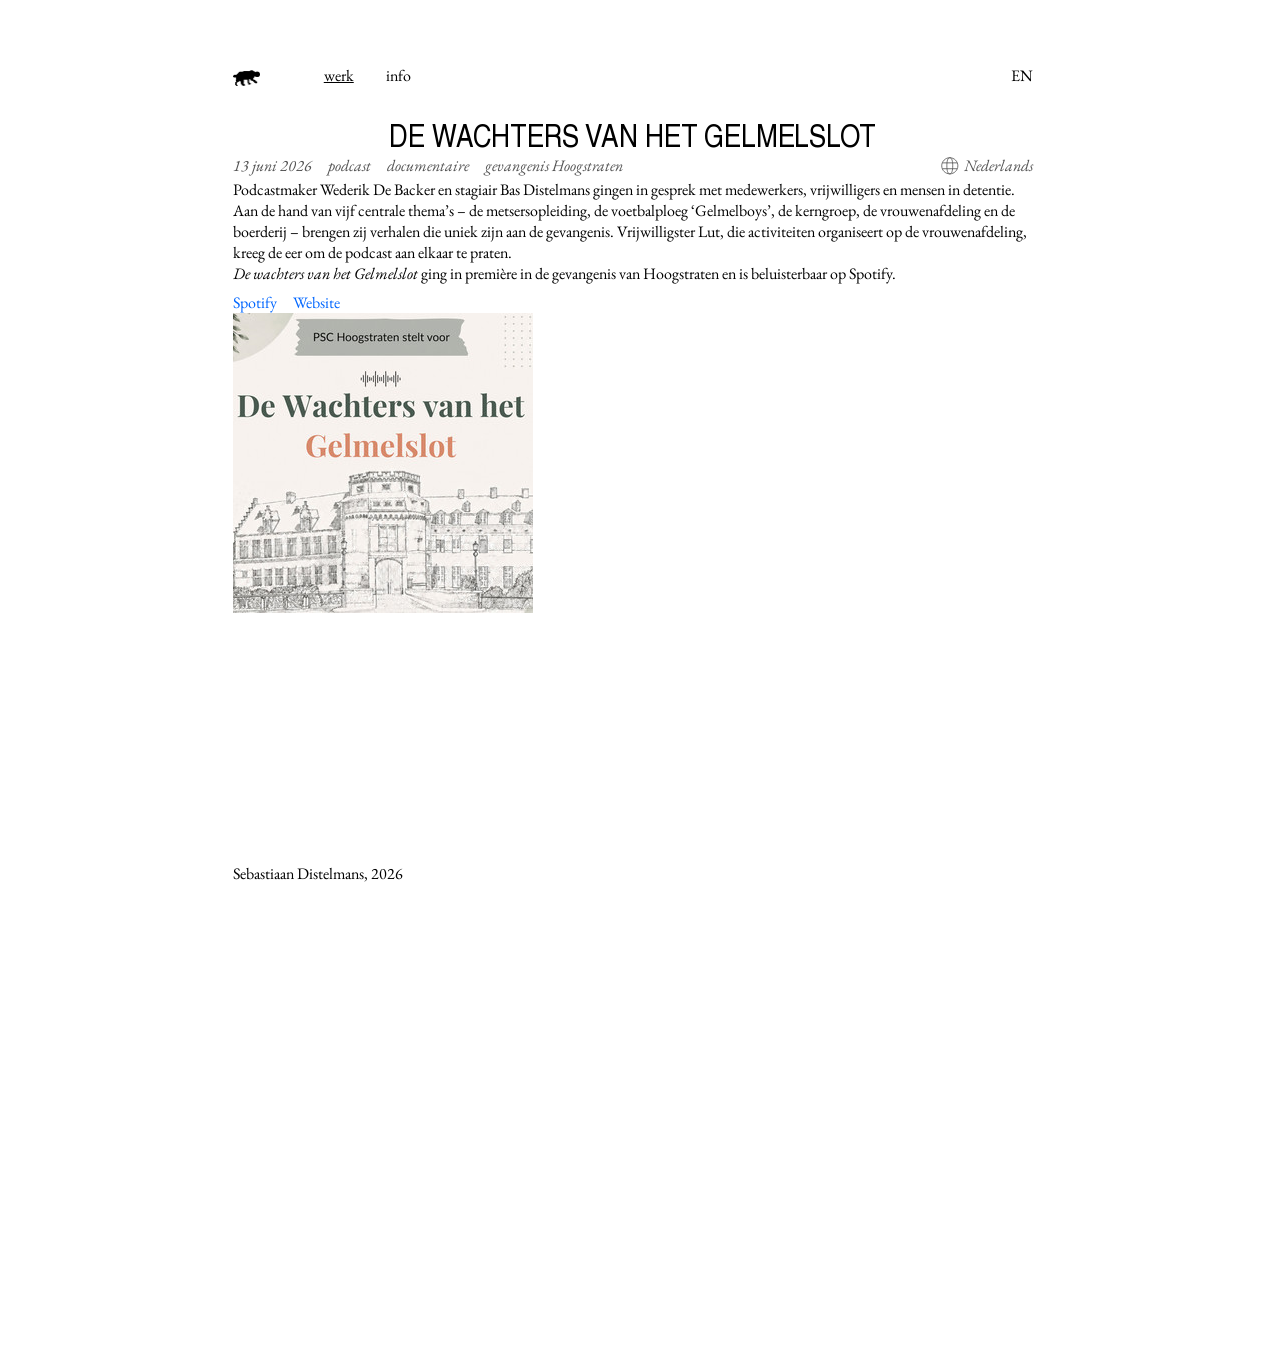
<file: werk/gelmelslot/index.html>
<!DOCTYPE html>
<html lang="nl">
<head>
  <meta charset="utf-8">
  <meta name="viewport" content="width=device-width, initial-scale=1">
  <title>De wachters van het Gelmelslot – Sebastiaan Distelmans</title>
  <meta name="description" content="Podcastmaker Wederik De Backer en stagiair Bas Distelmans gingen in gesprek met medewerkers, vrijwilligers en mensen in detentie. Aan de hand van vijf centrale thema’s – de metsersopleiding, de voetba">
  <link rel="canonical" href="https://www.sebastiaandistelmans.be/werk/gelmelslot/">
  <meta property="og:type" content="article">
  <meta property="og:locale" content="nl_BE">
  <meta property="og:site_name" content="Sebastiaan Distelmans">
  <meta property="og:title" content="De wachters van het Gelmelslot">
  <meta property="og:description" content="Podcastmaker Wederik De Backer en stagiair Bas Distelmans gingen in gesprek met medewerkers, vrijwilligers en mensen in detentie. Aan de hand van vijf centrale thema’s – de metsersopleiding, de voetba">
  <meta property="og:url" content="https://www.sebastiaandistelmans.be/werk/gelmelslot/">
  <meta property="og:image" content="https://www.sebastiaandistelmans.be/images/posts/gelmelslot.jpg">
  <meta name="twitter:card" content="summary_large_image">
  <meta name="theme-color" content="#fff7ba">
  <link rel="stylesheet" href="/styles.css">
  <link rel="apple-touch-icon" sizes="180x180" href="/images/favicon/apple-touch-icon.png">
  <link rel="icon" type="image/png" sizes="32x32" href="/images/favicon/favicon-32x32.png">
  <link rel="icon" type="image/png" sizes="16x16" href="/images/favicon/favicon-16x16.png">
  <link rel="manifest" href="/site.webmanifest">
</head>
<body>
  <div class="content">
    <nav class="navigation-container">
      <button class="nav-button" data-tab="home"><img src="/images/hond-verylowreso.png" class="nav-icon"></button>
      <button class="nav-button active" data-tab="werk">
        <p class="p" data-nl="werk" data-en="work">werk</p>
      </button>
      <button class="nav-button" data-tab="info">
        <p>info</p>
      </button>
      <button class="language-button" onclick="toggleLang()">
        <p class="p" data-nl="EN" data-en="NL">english</p>
      </button>
    </nav>
    <div class="page-container">
      <div data-lang="nl"><div class="post-container">
  <div class="post-toptext">
    <h1 class="post-title">De wachters van het Gelmelslot</h1>
    <div class="props-and-lang">
      <span class="post-properties"><span><p>13 juni 2026</p></span><span><p>podcast</p></span><span><p>documentaire</p></span><span><p>gevangenis Hoogstraten</p></span></span>
      <span class="lang-placed"><div class="post-language"><div class="language-icon"><svg width="1.1rem" height="1.1rem" viewBox="0 0 24 24" xmlns="http://www.w3.org/2000/svg"><path fill="none" stroke-width="0.07rem" d="M12,23 C18.0751322,23 23,18.0751322 23,12 C23,5.92486775 18.0751322,1 12,1 C5.92486775,1 1,5.92486775 1,12 C1,18.0751322 5.92486775,23 12,23 Z M12,23 C15,23 16,18 16,12 C16,6 15,1 12,1 C9,1 8,6 8,12 C8,18 9,23 12,23 Z M2,16 L22,16 M2,8 L22,8"/></svg></div><i><span><p>Nederlands</p></span></i></div></span>
    </div>
    <div class="post-more-info">
      <p>Podcastmaker Wederik De Backer en stagiair Bas Distelmans gingen in gesprek met medewerkers, vrijwilligers en mensen in detentie. Aan de hand van vijf centrale thema’s – de metsersopleiding, de voetbalploeg ‘Gelmelboys’, de kerngroep, de vrouwenafdeling en de boerderij – brengen zij verhalen die uniek zijn aan de gevangenis. Vrijwilligster Lut, die activiteiten organiseert op de vrouwenafdeling, kreeg de eer om de podcast aan elkaar te praten.</p><p><i>De wachters van het Gelmelslot</i> ging in première in de gevangenis van Hoogstraten en is beluisterbaar op Spotify.</p>
      <div class="post-cred-link-container">
        
        
        <div class="post-links"><a href="https://open.spotify.com/show/033rqfp6nqn8XGzdZBGSxR?si=64295e952d2f414b" target="_blank" rel="noopener"><p>Spotify</p></a><a href="https://derodeantraciet.be/actueel/podcast-de-wachters-van-het-gelmelslot-geeft-een-blik-achter-de-poorten-van-de-gevangenis/" target="_blank" rel="noopener"><p>Website</p></a></div>
      </div>
    </div>
  </div>
  <img src="/images/posts/gelmelslot.jpg" alt="">
</div></div>
      <div data-lang="en" hidden><div class="post-container">
  <div class="post-toptext">
    <h1 class="post-title">The Guards of Gelmel Castle</h1>
    <div class="props-and-lang">
      <span class="post-properties"><span><p>13 June 2026</p></span><span><p>podcast</p></span><span><p>documentary</p></span><span><p>Hoogstraten Prison</p></span></span>
      <span class="lang-placed"><div class="post-language"><div class="language-icon"><svg width="1.1rem" height="1.1rem" viewBox="0 0 24 24" xmlns="http://www.w3.org/2000/svg"><path fill="none" stroke-width="0.07rem" d="M12,23 C18.0751322,23 23,18.0751322 23,12 C23,5.92486775 18.0751322,1 12,1 C5.92486775,1 1,5.92486775 1,12 C1,18.0751322 5.92486775,23 12,23 Z M12,23 C15,23 16,18 16,12 C16,6 15,1 12,1 C9,1 8,6 8,12 C8,18 9,23 12,23 Z M2,16 L22,16 M2,8 L22,8"/></svg></div><i><span><p>Dutch</p></span></i></div></span>
    </div>
    <div class="post-more-info">
      <p>Podcast creator Wederik De Backer and intern Bas Distelmans spoke with staff members, volunteers, and inmates. Focusing on five central themes—the masonry training program, the ‘Gelmelboys’ football team, the core group, the women’s wing, and the farm—they share stories that are unique to the prison. Volunteer Lut, who organizes activities in the women’s wing, had the honor of serving as the podcast’s host.</p><p><i>The Guards of Gelmel Castle</i> premiered at the Hoogstraten prison and is available on Spotify.</p>
      <div class="post-cred-link-container">
        
        
        <div class="post-links"><a href="https://open.spotify.com/show/033rqfp6nqn8XGzdZBGSxR?si=64295e952d2f414b" target="_blank" rel="noopener"><p>Spotify</p></a><a href="https://derodeantraciet.be/actueel/podcast-de-wachters-van-het-gelmelslot-geeft-een-blik-achter-de-poorten-van-de-gevangenis/" target="_blank" rel="noopener"><p>Website</p></a></div>
      </div>
    </div>
  </div>
  <img src="/images/posts/gelmelslot.jpg" alt="">
</div></div>
    </div>
    <div class="footer"><p>Sebastiaan Distelmans, 2026</p></div>
  </div>
  <script>
    const titles = { nl: "De wachters van het Gelmelslot", en: "The Guards of Gelmel Castle" };
    let lang = "nl";
    try { lang = localStorage.getItem("lang") || "nl"; } catch (e) {}
    function apply() {
      document.documentElement.lang = lang;
      document.title = titles[lang] + " – Sebastiaan Distelmans";
      document.querySelectorAll("[data-lang]").forEach(el => { el.hidden = el.dataset.lang !== lang; });
      document.querySelectorAll("[data-en]").forEach(el => { el.textContent = lang === "en" ? el.dataset.en : el.dataset.nl; });
    }
    function toggleLang() {
      lang = lang === "nl" ? "en" : "nl";
      try { localStorage.setItem("lang", lang); } catch (e) {}
      apply();
    }
    apply();
    document.querySelectorAll("[data-tab]").forEach(btn => {
      btn.addEventListener("click", () => { location.href = "/#" + btn.dataset.tab; });
    });
  </script>
</body>
</html>
</file>
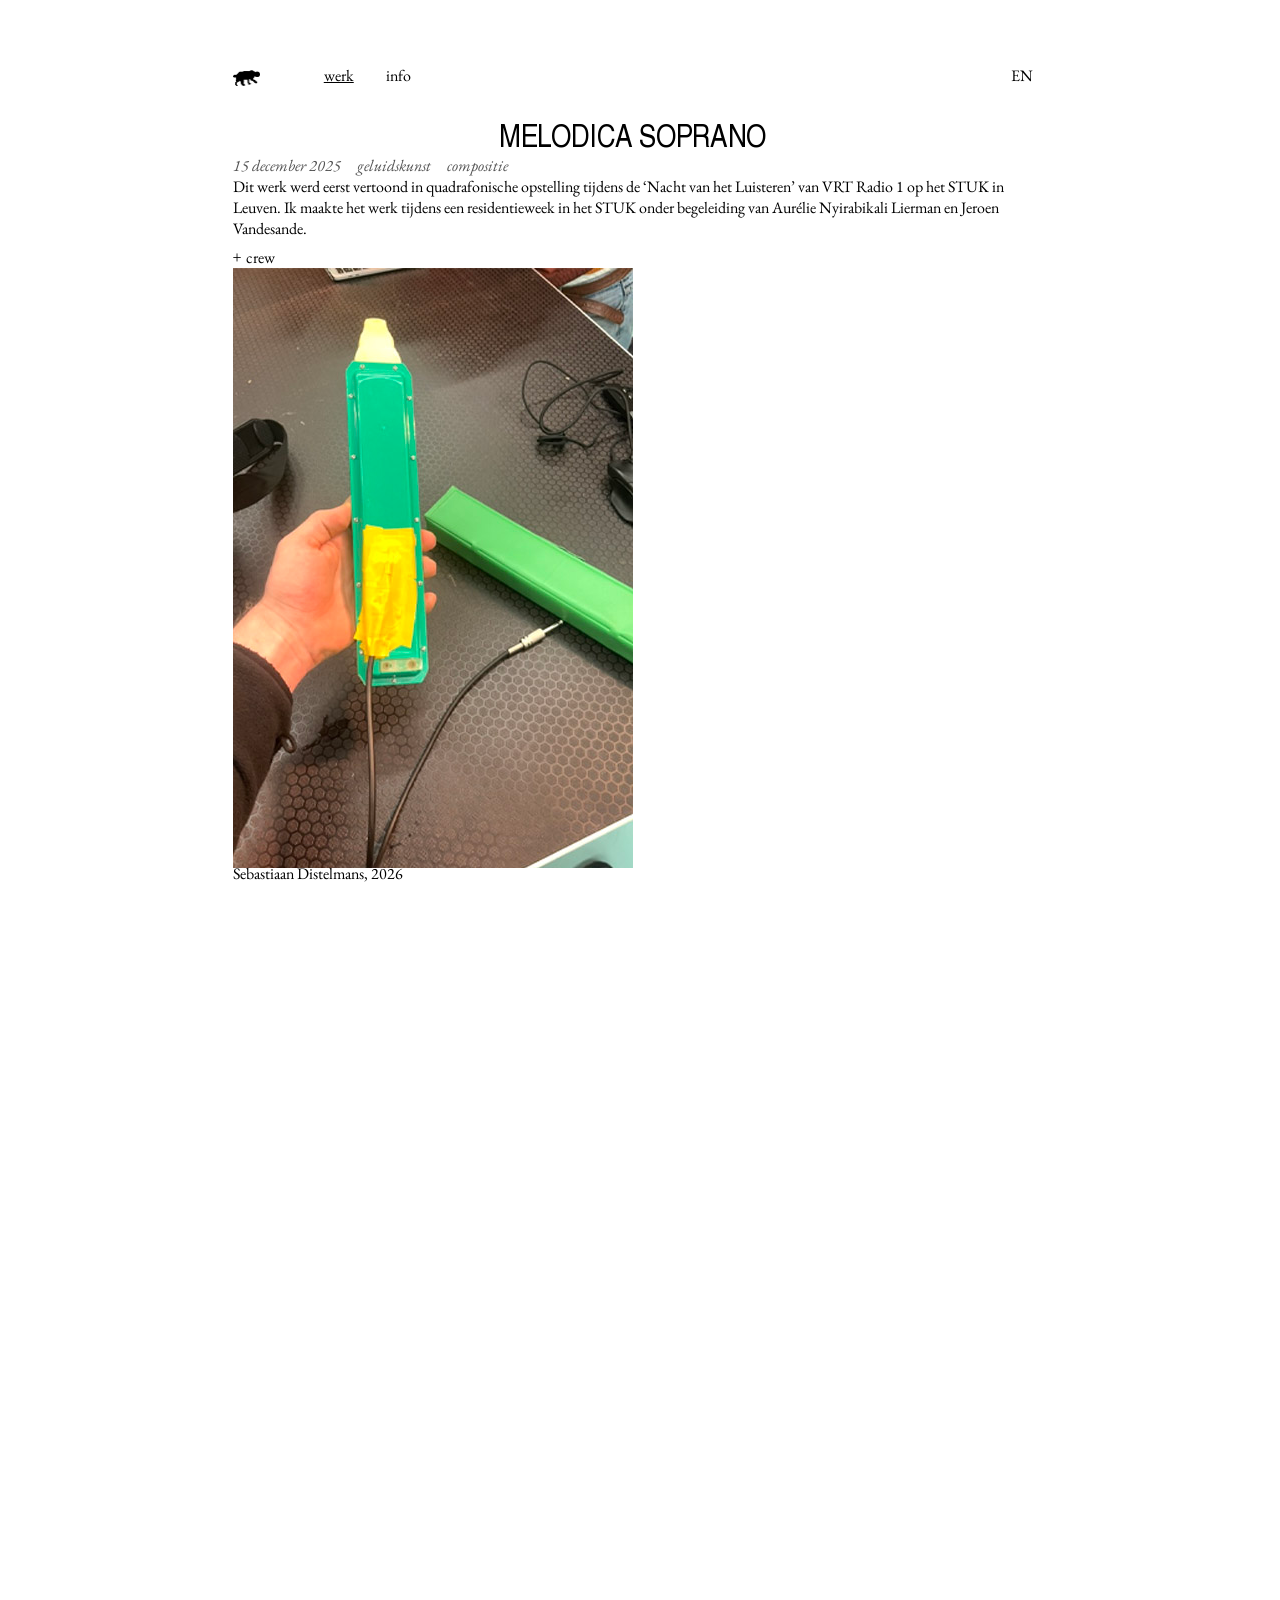
<file: werk/melodica-soprano/index.html>
<!DOCTYPE html>
<html lang="nl">
<head>
  <meta charset="utf-8">
  <meta name="viewport" content="width=device-width, initial-scale=1">
  <title>Melodica Soprano – Sebastiaan Distelmans</title>
  <meta name="description" content="Dit werk werd eerst vertoond in quadrafonische opstelling tijdens de ‘Nacht van het Luisteren’ van VRT Radio 1 op het STUK in Leuven. Ik maakte het werk tijdens een residentieweek in het STUK onder be">
  <link rel="canonical" href="https://www.sebastiaandistelmans.be/werk/melodica-soprano/">
  <meta property="og:type" content="article">
  <meta property="og:locale" content="nl_BE">
  <meta property="og:site_name" content="Sebastiaan Distelmans">
  <meta property="og:title" content="Melodica Soprano">
  <meta property="og:description" content="Dit werk werd eerst vertoond in quadrafonische opstelling tijdens de ‘Nacht van het Luisteren’ van VRT Radio 1 op het STUK in Leuven. Ik maakte het werk tijdens een residentieweek in het STUK onder be">
  <meta property="og:url" content="https://www.sebastiaandistelmans.be/werk/melodica-soprano/">
  <meta property="og:image" content="https://www.sebastiaandistelmans.be/images/posts/melodica-soprano.jpg">
  <meta name="twitter:card" content="summary_large_image">
  <meta name="theme-color" content="#fff7ba">
  <link rel="stylesheet" href="/styles.css">
  <link rel="apple-touch-icon" sizes="180x180" href="/images/favicon/apple-touch-icon.png">
  <link rel="icon" type="image/png" sizes="32x32" href="/images/favicon/favicon-32x32.png">
  <link rel="icon" type="image/png" sizes="16x16" href="/images/favicon/favicon-16x16.png">
  <link rel="manifest" href="/site.webmanifest">
</head>
<body>
  <div class="content">
    <nav class="navigation-container">
      <button class="nav-button" data-tab="home"><img src="/images/hond-verylowreso.png" class="nav-icon"></button>
      <button class="nav-button active" data-tab="werk">
        <p class="p" data-nl="werk" data-en="work">werk</p>
      </button>
      <button class="nav-button" data-tab="info">
        <p>info</p>
      </button>
      <button class="language-button" onclick="toggleLang()">
        <p class="p" data-nl="EN" data-en="NL">english</p>
      </button>
    </nav>
    <div class="page-container">
      <div data-lang="nl"><div class="post-container">
  <div class="post-toptext">
    <h1 class="post-title">Melodica Soprano</h1>
    <div class="props-and-lang">
      <span class="post-properties"><span><p>15 december 2025</p></span><span><p>geluidskunst</p></span><span><p>compositie</p></span></span>
      <span class="lang-placed"></span>
    </div>
    <div class="post-more-info">
      <p>Dit werk werd eerst vertoond in quadrafonische opstelling tijdens de ‘Nacht van het Luisteren’ van VRT Radio 1 op het STUK in Leuven. Ik maakte het werk tijdens een residentieweek in het STUK onder begeleiding van Aurélie Nyirabikali Lierman en Jeroen Vandesande.</p>
      <div class="post-cred-link-container">
        
        <details class="post-credits"><summary><p>crew</p></summary><ul class="post-crew"><li><span class="role">componist, maker</span><span class="dash">-</span><span class="name">Sebastiaan Distelmans</span></li><li><span class="role">docent</span><span class="dash">-</span><span class="name">Aurélie Nyirabikali Lierman</span></li><li><span class="role">docent</span><span class="dash">-</span><span class="name">Jeroen Vandesande</span></li></ul></details>
        
      </div>
    </div>
  </div>
  <img src="/images/posts/melodica-soprano.jpg" alt="melodica soprano thumbnail">
</div></div>
      <div data-lang="en" hidden><div class="post-container">
  <div class="post-toptext">
    <h1 class="post-title">Melodica Soprano</h1>
    <div class="props-and-lang">
      <span class="post-properties"><span><p>15 December 2025</p></span><span><p>sound art</p></span><span><p>composition</p></span></span>
      <span class="lang-placed"></span>
    </div>
    <div class="post-more-info">
      <p>This piece was first presented in a quadraphonic setup during VRT Radio 1’s ‘Nacht van het Luisteren’ (Night of Listening) at STUK in Leuven. I made the piece during a residency week at STUK, under the guidance of Aurélie Nyirabikali Lierman and Jeroen Vandesande.</p>
      <div class="post-cred-link-container">
        
        <details class="post-credits"><summary><p>crew</p></summary><ul class="post-crew"><li><span class="role">composer, maker</span><span class="dash">-</span><span class="name">Sebastiaan Distelmans</span></li><li><span class="role">supervisor</span><span class="dash">-</span><span class="name">Aurélie Nyirabikali Lierman</span></li><li><span class="role">supervisor</span><span class="dash">-</span><span class="name">Jeroen Vandesande</span></li></ul></details>
        
      </div>
    </div>
  </div>
  <img src="/images/posts/melodica-soprano.jpg" alt="melodica soprano thumbnail">
</div></div>
    </div>
    <div class="footer"><p>Sebastiaan Distelmans, 2026</p></div>
  </div>
  <script>
    const titles = { nl: "Melodica Soprano", en: "Melodica Soprano" };
    let lang = "nl";
    try { lang = localStorage.getItem("lang") || "nl"; } catch (e) {}
    function apply() {
      document.documentElement.lang = lang;
      document.title = titles[lang] + " – Sebastiaan Distelmans";
      document.querySelectorAll("[data-lang]").forEach(el => { el.hidden = el.dataset.lang !== lang; });
      document.querySelectorAll("[data-en]").forEach(el => { el.textContent = lang === "en" ? el.dataset.en : el.dataset.nl; });
    }
    function toggleLang() {
      lang = lang === "nl" ? "en" : "nl";
      try { localStorage.setItem("lang", lang); } catch (e) {}
      apply();
    }
    apply();
    document.querySelectorAll("[data-tab]").forEach(btn => {
      btn.addEventListener("click", () => { location.href = "/#" + btn.dataset.tab; });
    });
  </script>
</body>
</html>
</file>
<file: styles.css>
/* Fonts */
@font-face {
  font-family: 'EB Garamond';
  src: url('fonts/EBGaramond-VariableFont_wght.ttf') format('truetype');
  font-weight: 400 800;
  font-style: normal;
  font-display: swap;
}

@font-face {
  font-family: 'EB Garamond';
  src: url('fonts/EBGaramond-Italic-VariableFont_wght.ttf') format('truetype');
  font-weight: 400 800;
  font-style: italic;
  font-display: swap;
}

@font-face {
  font-family: 'XanhMono';
  src: url('fonts/XanhMono-Regular.ttf') format('truetype');
  font-weight: 400;
  font-style: normal;
  font-display: swap;
}

@font-face {
  font-family: 'XanhMono';
  src: url('fonts/XanhMono-Italic.ttf') format('truetype');
  font-weight: 400;
  font-style: italic;
  font-display: swap;
}

@font-face {
  font-family: 'LibreFranklin';
  src: url('fonts/LibreFranklin-VariableFont_wght.ttf') format('truetype');
  font-weight: 100 900;
  font-style: normal;
  font-display: swap;
}

@font-face {
  font-family: 'LibreFranklin';
  src: url('fonts/LibreFranklin-Italic-VariableFont_wght.ttf') format('truetype');
  font-weight: 100 900;
  font-style: italic;
  font-display: swap;
}

/* NIMBUS SANS */

@font-face {
  font-family: 'NimbusSans';
  src: url('fonts/nimbus/NimbusSans-Regular.woff');
  font-style: normal;
  font-weight: 400;
  font-width: normal;
  font-display: swap;
}

@font-face {
  font-family: 'NimbusSans';
  src: url('fonts/nimbus/NimbusSans-Bold.woff');
  font-style: normal;
  font-weight: 700;
  font-width: normal;
  font-display: swap;
}

@font-face {
  font-family: 'NimbusSans';
  src: url('fonts/nimbus/NimbusSans-Italic.woff');
  font-style: italic;
  font-weight: 400;
  font-width: normal;
  font-display: swap;
}

@font-face {
  font-family: 'NimbusSans';
  src: url('fonts/nimbus/NimbusSans-BoldItalic.woff');
  font-style: italic;
  font-weight: 700;
  font-width: normal;
  font-display: swap;
}

/* NIMBUS NARROW */

@font-face {
  font-family: 'NimbusSans';
  src: url('fonts/nimbus/NimbusSansNarrow-Regular.woff');
  font-style: normal;
  font-weight: 400;
  font-width: condensed;
  font-display: swap;
}

@font-face {
  font-family: 'NimbusSans';
  src: url('fonts/nimbus/NimbusSansNarrow-Bold.woff');
  font-style: normal;
  font-weight: 700;
  font-width: condensed;
  font-display: swap;
}

@font-face {
  font-family: 'NimbusSans';
  src: url('fonts/nimbus/NimbusSansNarrow-Oblique.woff');
  font-style: italic;
  font-weight: 400;
  font-width: condensed;
  font-display: swap;
}

@font-face {
  font-family: 'NimbusSans';
  src: url('fonts/nimbus/NimbusSansNarrow-BoldOblique.woff');
  font-style: italic;
  font-weight: 700;
  font-width: condensed;
  font-display: swap;
}

/* Reset */
*,
*::before,
*::after {
  box-sizing: border-box;
  margin: 0;
  padding: 0;
}

/* Variables */
:root {
  --color-text: #000000;
  --color-weak: #535353;
  --color-bg: #ffffff;
  --color-link: #0066ff;
  --bodytext-size: 1rem;
  --sans-size: 0.9rem;
  --text-width: 50rem;
  --weight-reg: 400;
  --weight-bold: 700;
  --glow-color: #ff9100;

}

/* Base styles */
body {
  /* font-family: 'EB Garamond', Georgia, 'Times New Roman', Times, serif; */
  /* font-family: 'XanhMono', 'Courier New', Courier, monospace; */
  /* font-family: 'LibreFranklin'; */
  /* font-family: 'Courier New', Courier, monospace; */
  /* line-height: 1.5; */
  color: var(--color-text);
  background: var(--color-bg);
  margin: 2rem;
  padding-bottom: 40rem;
  font-weight: var(--weight-reg);
  /* letter-spacing: -0.05rem; */
  /* max-width: var(--text-width); */
  /* text-shadow: 0 0 3rem var(--glow-color); */

}

p {
  font-family: 'EB Garamond';
  font-size: var(--bodytext-size);
}

h1,
h2,
li,
sub {
  font-family: 'NimbusSans', Helvetica, sans-serif;
  letter-spacing: -0.01rem;
}

h2,
li {
  font-size: var(--sans-size);
  line-height: 1.2rem;
}

b {
  font-weight: var(--weight-bold);
}

h1 {
  font-size: 2rem;
  line-height: 2.3rem;
  text-transform: uppercase;
  font-weight: 400;
  font-width: condensed;
  text-align: center;
}

h2 {
  font-weight: 600;
  margin-bottom: 0;
}


/* p {
  text-align: justify;
} */
@media (max-width: 70rem) {
  p {
    text-align: justify;
  }

}

.facturatie-geg {
  color: var(--color-text);
  /* margin-top: var(--bodytext-size); */
}

img {
  max-width: 100%;
  display: block;
}

a {
  color: var(--color-link);
  text-decoration: none;
}

.email-address {
  color: inherit;
}


/* Navigation */
.navigation-container {
  display: flex;
  align-items: center;
  gap: 2rem;
  position: sticky;
  top: 0;
  z-index: 10;
  padding: 2rem 0 1rem;
  margin-bottom: 1rem;
}

.nav-button,
.language-button {
  all: unset;
  font-size: var(--bodytext-size);
  max-width: var(--text-width);
  cursor: pointer;
}

.nav-button:hover,
.nav-button.active,
a:hover,
.language-button:hover,
.language-button.active {
  text-decoration: underline;
}

.language-button {
  /* font-style: italic; */
  margin-left: auto;
  /* color: var(--color-link); */
}


.portrait-img {
  /* max-width: 15rem; */
  max-width: min(45rem, 100%);
  /* margin: auto; */
  margin-top: var(--bodytext-size);
}

sub {
  color: var(--color-weak);
}

/* Layout */
html {
  scrollbar-gutter: stable;
  -webkit-text-size-adjust: 100%;
  text-size-adjust: 100%;
}

.content {
  max-width: 50rem;

  margin: auto;
}

.tab[hidden] {
  display: none;
}

.body-text-container {
  max-width: var(--text-width);
}

.post-cast,
.post-crew {
  list-style: none;
  margin-top: 0rem;
  font-size: var(--sans-size);

}

/* Credits: narrow screens, plain left-aligned "role - name" */
.post-cast .dash,
.post-crew .dash {
  margin: 0 0.3em;
}

/* Wide screens: dashes line up on the left margin of the post text,
   roles hang out to the left of it */
@media (min-width: 70rem) {

  .post-cast li,
  .post-crew li {
    position: relative;
  }

  .post-cast .role,
  .post-crew .role {
    position: absolute;
    right: 100%;
    margin-right: 0.3em;
    text-align: right;
    white-space: nowrap;
  }

  .post-cast .dash,
  .post-crew .dash {
    margin: 0 0.3em 0 0;
  }
}



.post-cast .name,
.post-crew .name {
  /* color: var(--color-weak); */
  /* font-style: italic; */
  /* font-weight: var(--weight-bold); */
}

.post-cast .role,
.post-crew .role {
  /* color: var(--color-weak); */
  font-width: condensed;
  text-transform: uppercase;
  /* font-style: italic; */
  /* font-weight: var(--weight-bold); */
}

.post-credits {
  margin-top: 0.5rem;
}

.post-credits summary {
  font-size: var(--bodytext-size);
  cursor: pointer;
  list-style: none;
}

.post-credits summary p {
  display: inline;
}

.post-cred-link-container {
  max-width: 32rem;
}

.post-credits summary::-webkit-details-marker {
  display: none;
}

.post-credits summary::before {
  content: "+ ";
}

.post-credits[open] summary::before {
  content: "– ";
}

.post-credits summary:hover {
  text-decoration: underline;
}

.nav-icon {
  max-height: var(--bodytext-size);
  margin-top: 0.4rem;
  margin-right: 2rem;
}

/* Home button: stack both icons in the same spot, swap on hover */
.nav-home {
  display: grid;
  /* needed because .nav-button uses `all: unset` */
}

.nav-home .nav-icon {
  grid-area: 1 / 1;
  /* both images occupy the same cell */
  justify-self: start;
  transition: opacity 0.15s ease;
}

.nav-home .nav-icon-hover {
  opacity: 0;
}

.nav-home:hover .nav-icon-default,
.nav-home:focus-visible .nav-icon-default {
  opacity: 0;
}

.nav-home:hover .nav-icon-hover,
.nav-home:focus-visible .nav-icon-hover {
  opacity: 1;
}

/* PORTFOLIO POSTS */
.post-container {
  max-width: var(--text-width);
  margin-bottom: 5rem;
}

.post-title a {
  color: inherit;
}

.post-properties {
  display: flex;
  flex-wrap: wrap;
  gap: 0 1rem;
  color: var(--color-weak);
  /* margin-top: -0.5rem; */
  /* margin-bottom: 0.5rem; */
  font-style: italic;
}

.post-language {
  display: flex;
  gap: 0 0.3rem;
  /* margin-top: 0.6rem; */
  color: var(--color-weak);
}

.language-icon svg {
  stroke: var(--color-weak);
  margin-top: 0.14rem;
}

.props-and-lang {
  display: flex;
}

.lang-placed {
  margin-left: auto;
}

.post-links {
  display: flex;
  flex-wrap: wrap;
  gap: 0 1rem;
  margin-top: 0.5rem;
  /* letter-spacing: -0.07rem; */
  /* text-transform: uppercase; */
  /* font-style: italic; */
  /* font-weight: var(--weight-bold); */
  font-width: condensed;

}

/* Thumbnail floated left of the info text, text wraps around it */
.post-more-info {
  display: flow-root;   /* contains the float so it can't spill into the next post */
}

/* Thumbnail + info row */
.post-info-row {
  display: flow-root;   /* narrow screens: contains the float */
}

.post-thumb {
  float: left;          /* narrow screens: text wraps around it */
  width: auto;
  height: 3.7rem;
  margin: 0.3rem 0.5rem 0 0;
}

.post-thumb-link:hover .post-thumb {
  opacity: 50%;
}

/* Wide screens: thumb hangs in the left margin, content stays centered */

@media (min-width: 70rem) {
  .post-more-info {
    position: relative;
  }

  .post-thumb {
    position: absolute;
    top: 0.3rem;
    left: 0;
    transform: translateX(calc(-100% - 0.75rem));
    float: none;
    width: auto;
    height: 3.6rem;
    max-width: none;
    margin: 0;
  }
}




.footer {
  position: fixed;
  bottom: 1rem;
  /* background-color: var(--color-bg); */
}
</file>
